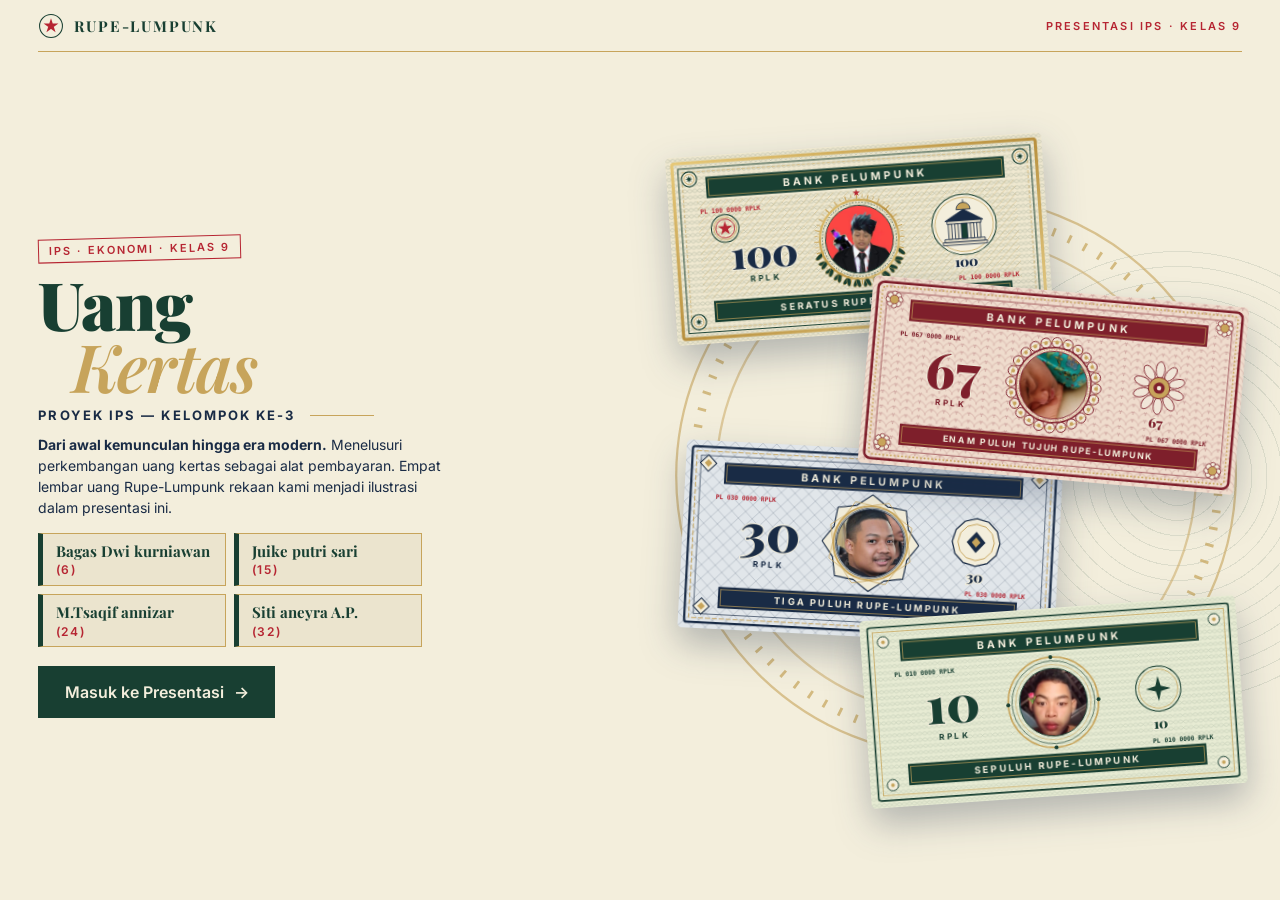
<file: index.html>
<!doctype html>
<html lang="id">
	<head>
		<meta charset="UTF-8" />
		<meta name="viewport" content="width=device-width, initial-scale=1.0" />
		<title>Sejarah Uang Kertas — Proyek IPS Kelompok ke-3</title>
		<meta
			name="description"
			content="Sejarah Uang Kertas: dari awal kemunculan hingga era modern. Presentasi IPS Kelompok ke-3."
		/>
		<link rel="preconnect" href="https://fonts.googleapis.com" />
		<link rel="preconnect" href="https://fonts.gstatic.com" crossorigin />
		<link
			href="https://fonts.googleapis.com/css2?family=Inter:wght@400;500;600;700&family=Playfair+Display:ital,wght@0,600;0,700;0,900;1,600&display=swap"
			rel="stylesheet"
		/>
		<link
			href="https://fonts.googleapis.com/css2?family=Cormorant+Garamond:wght@400;500;600&family=Jost:wght@300;400;500;700;900&display=swap"
			rel="stylesheet"
		/>
		<style>
			:root {
				--cream: #f3eedc;
				--green: #183f32;
				--navy: #192b45;
				--gold: #c7a45b;
				--muted: #e8e0c9;
				--text: #252b28;
				--red: #b62532;
				--serif: "Playfair Display", Georgia, serif;
				--sans: "Inter", Helvetica, Arial, sans-serif;
				--t: 0.25s ease;
			}
			* {
				margin: 0;
				padding: 0;
				box-sizing: border-box;
			}
			html {
				scroll-behavior: smooth;
			}
			body {
				background: var(--cream);
				color: var(--text);
				font: 400 1rem/1.7 var(--sans);
				overflow-x: hidden;
				-webkit-font-smoothing: antialiased;
			}
			a {
				color: inherit;
				text-decoration: none;
			}
			ol {
				list-style: none;
			}
			svg {
				max-width: 100%;
				display: block;
			}
			:focus-visible {
				outline: 3px solid var(--gold);
				outline-offset: 3px;
			}
			.wrap {
				width: 100%;
				max-width: 1160px;
				margin: 0 auto;
				padding: 0 22px;
			}
			.logo {
				display: inline-flex;
				align-items: center;
				gap: 10px;
				font: 700 1rem var(--serif);
				letter-spacing: 0.12em;
				color: var(--green);
			}
			.logo svg {
				width: 30px;
				height: 30px;
			}
			.logo {
				white-space: nowrap;
			}
			.top {
				position: relative;
				z-index: 2;
				display: flex;
				align-items: center;
				justify-content: space-between;
				height: 76px;
				border-bottom: 1px solid var(--gold);
			}
			.top small {
				font: 600 0.72rem var(--sans);
				letter-spacing: 0.2em;
				text-transform: uppercase;
				color: var(--red);
			}
			.btn {
				display: inline-flex;
				align-items: center;
				justify-content: center;
				gap: 10px;
				min-height: 52px;
				padding: 12px 28px;
				font: 600 1rem var(--sans);
				border: 2px solid var(--green);
				background: var(--green);
				color: var(--cream);
				cursor: pointer;
				transition: var(--t);
			}
			.btn:hover {
				background: var(--navy);
				border-color: var(--navy);
			}
			.btn:hover span {
				transform: translateX(4px);
			}
			.btn span {
				transition: var(--t);
			}
			.home {
				position: relative;
				overflow: hidden;
				min-height: calc(100vh - 77px);
				display: flex;
				align-items: center;
				padding: 44px 0 72px;
			}
			.home::before {
				content: "";
				position: absolute;
				right: -200px;
				top: 50%;
				width: 700px;
				height: 700px;
				margin-top: -350px;
				border-radius: 50%;
				background: repeating-radial-gradient(
					circle,
					transparent 0 14px,
					rgba(24, 63, 50, 0.1) 14px 15px
				);
				pointer-events: none;
			}
			.hgrid {
				position: relative;
				z-index: 1;
				display: grid;
				grid-template-columns: 1.02fr 1fr;
				gap: 56px;
				align-items: center;
			}
			.stamp {
				display: inline-block;
				font: 600 0.78rem var(--sans);
				letter-spacing: 0.18em;
				text-transform: uppercase;
				color: var(--red);
				border: 1.5px solid var(--red);
				padding: 6px 14px;
				margin-bottom: 22px;
				transform: rotate(-1.5deg);
			}
			h1 {
				font: 900 clamp(3.4rem, 10.5vw, 7rem)/0.92 var(--serif);
				letter-spacing: -0.02em;
				color: var(--green);
				margin-bottom: 22px;
			}
			h1 em {
				display: block;
				font-style: italic;
				font-weight: 600;
				color: var(--gold);
				padding-left: 0.5em;
			}
			.kelompok {
				display: flex;
				align-items: center;
				gap: 14px;
				font: 700 clamp(0.9rem, 2.4vw, 1.1rem) var(--sans);
				letter-spacing: 0.16em;
				text-transform: uppercase;
				color: var(--navy);
				margin-bottom: 16px;
			}
			.kelompok::after {
				content: "";
				height: 1px;
				width: 64px;
				background: var(--gold);
			}
			.sub {
				max-width: 520px;
				color: var(--navy);
				margin-bottom: 26px;
			}
			.roster {
				display: grid;
				grid-template-columns: 1fr 1fr;
				gap: 10px;
				max-width: 540px;
				margin-bottom: 34px;
			}
			.roster li {
				position: relative;
				display: flex;
				flex-direction: column;
				gap: 2px;
				padding: 12px 14px 12px 18px;
				background: rgba(232, 224, 201, 0.7);
				border: 1px solid var(--gold);
				border-left: 5px solid var(--green);
			}
			.roster .nm {
				font: 700 1.08rem/1.25 var(--serif);
				color: var(--green);
			}
			.roster .ab {
				font: 600 0.8rem var(--sans);
				letter-spacing: 0.14em;
				color: var(--red);
			}
			.gal {
				position: relative;
				width: 100%;
				max-width: 540px;
				margin: 0 auto;
				aspect-ratio: 1/1.16;
			}
			.gal .ring {
				position: absolute;
				left: 50%;
				top: 50%;
				width: 112%;
				aspect-ratio: 1;
				translate: -50% -50%;
				pointer-events: none;
			}
			.bn {
				position: absolute;
				width: 66%;
				filter: drop-shadow(0 16px 18px rgba(25, 43, 69, 0.3));
				transition: transform 0.45s ease;
			}
			.bn:hover {
				transform: rotate(0) scale(1.04) !important;
				z-index: 5;
			}
			.bn100 {
				left: 0;
				top: 0;
				transform: rotate(-4deg);
				z-index: 2;
			}
			.bn67 {
				right: 0;
				top: 22%;
				transform: rotate(5deg);
				z-index: 3;
			}
			.bn30 {
				left: 2%;
				top: 46%;
				transform: rotate(3deg);
				z-index: 2;
			}
			.bn10 {
				right: 0;
				top: 70%;
				transform: rotate(-4deg);
				z-index: 3;
			}
			@media (max-width: 900px) {
				.hgrid {
					grid-template-columns: 1fr;
					gap: 40px;
				}
				.home {
					padding: 32px 0 56px;
					min-height: 0;
				}
				.home::before {
					right: -340px;
				}
			}
			@media (max-width: 560px) {
				.top small {
					display: none;
				}
				.kelompok {
					letter-spacing: 0.1em;
				}
				.kelompok::after {
					display: none;
				}
			}
			@media (max-width: 340px) {
				.roster {
					grid-template-columns: 1fr;
				}
				.btn {
					width: 100%;
				}
			}
			@media (prefers-reduced-motion: reduce) {
				* {
					transition: none !important;
				}
			}
		</style>
		<!-- PATCH TV TOUCHSCREEN: homepage satu layar tanpa scroll (layar lebar / TV).
		     Hanya menambah aturan; aturan lama di atas tidak diubah. -->
		<style id="tv-fit">
			.btn {
				touch-action: manipulation;
				-webkit-tap-highlight-color: transparent;
				user-select: none;
				-webkit-user-select: none;
			}
			.btn:active {
				background: var(--navy);
				border-color: var(--navy);
				transform: scale(0.97);
			}

			/* Layar lebar (TV 16:9, 1920×1080, 1366×768, dst.): semua muat dalam satu viewport.
			   --s = 1/100 lebar layar 16:9 yang muat; ukuran elemen ikut ruang yang tersedia,
			   tetapi tidak pernah di bawah batas bawah yang masih terbaca dari jarak TV. */
			@media (min-width: 901px) and (min-aspect-ratio: 5/4) {
				:root {
					--s: min(1vw, 1.7778vh);
					--topH: clamp(52px, calc(var(--s) * 4), 80px);
					--padY: clamp(10px, calc(var(--s) * 1.6), 32px);
					--avail: calc(100vh - var(--topH) - 2 * var(--padY));
				}
				@supports (height: 100dvh) {
					:root {
						--avail: calc(100dvh - var(--topH) - 2 * var(--padY));
					}
				}
				html,
				body {
					height: 100%;
					overflow: hidden;
					overscroll-behavior: none;
				}
				body {
					display: flex;
					flex-direction: column;
					height: 100vh;
					touch-action: manipulation;
				}
				@supports (height: 100dvh) {
					body {
						height: 100dvh;
					}
				}

				.wrap {
					max-width: none;
					padding: 0;
					width: min(calc(100% - 6vw), calc(var(--s) * 94));
				}
				.top {
					flex: none;
					height: var(--topH);
				}
				.logo {
					font-size: clamp(15px, calc(var(--s) * 0.95), 22px);
				}
				.logo svg {
					width: clamp(26px, calc(var(--s) * 1.6), 38px);
					height: clamp(26px, calc(var(--s) * 1.6), 38px);
				}
				.top small {
					font-size: clamp(11px, calc(var(--s) * 0.7), 15px);
				}

				.home {
					flex: 1 1 auto;
					min-height: 0;
					height: auto;
					padding: var(--padY) 0;
				}
				.hgrid {
					height: 100%;
					grid-template-columns: minmax(0, 1.04fr) minmax(0, 1fr);
					grid-template-rows: minmax(0, 1fr);
					gap: calc(var(--s) * 3);
					align-items: center;
				}
				.hleft {
					min-width: 0;
				}

				.stamp {
					font-size: clamp(11px, calc(var(--s) * 0.72), 16px);
					padding: clamp(4px, calc(var(--s) * 0.3), 7px)
						clamp(10px, calc(var(--s) * 0.7), 16px);
					margin-bottom: clamp(8px, calc(var(--s) * 1), 22px);
				}
				h1 {
					font-size: clamp(44px, calc(var(--s) * 5.2), 108px);
					margin-bottom: clamp(8px, calc(var(--s) * 0.9), 22px);
				}
				.kelompok {
					font-size: clamp(13px, calc(var(--s) * 0.95), 22px);
					margin-bottom: clamp(8px, calc(var(--s) * 0.8), 18px);
				}
				.sub {
					font-size: clamp(14px, calc(var(--s) * 0.95), 22px);
					line-height: 1.5;
					max-width: min(100%, calc(var(--s) * 32));
					margin-bottom: clamp(10px, calc(var(--s) * 1.2), 26px);
				}
				.roster {
					max-width: min(100%, calc(var(--s) * 30));
					gap: clamp(8px, calc(var(--s) * 0.55), 14px);
					margin-bottom: clamp(12px, calc(var(--s) * 1.5), 32px);
				}
				.roster li {
					padding: clamp(7px, calc(var(--s) * 0.6), 14px)
						clamp(10px, calc(var(--s) * 0.8), 16px)
						clamp(7px, calc(var(--s) * 0.6), 14px)
						clamp(12px, calc(var(--s) * 0.95), 20px);
				}
				.roster .nm {
					font-size: clamp(15px, calc(var(--s) * 1.05), 26px);
					line-height: 1.25;
				}
				.roster .ab {
					font-size: clamp(12px, calc(var(--s) * 0.8), 19px);
				}
				.btn {
					min-height: clamp(52px, calc(var(--s) * 3.6), 88px);
					padding: 0 clamp(24px, calc(var(--s) * 1.9), 48px);
					font-size: clamp(16px, calc(var(--s) * 1.1), 28px);
					gap: clamp(10px, calc(var(--s) * 0.7), 16px);
				}

				.gal {
					width: min(100%, calc(var(--avail) / 1.16));
					max-width: none;
					justify-self: center;
				}
				.home::before {
					width: calc(var(--s) * 36);
					height: calc(var(--s) * 36);
					margin-top: calc(var(--s) * -18);
					right: calc(var(--s) * -10);
				}
			}
		</style>
	</head>
	<body>
		<script src="js/rplk-money.js?v=3"></script>
		<header class="wrap top">
			<a
				href="index.html"
				class="logo"
				aria-label="Rupe-Lumpunk, halaman awal"
			>
				<svg viewBox="-50 -50 100 100" aria-hidden="true">
					<circle
						r="44"
						fill="none"
						stroke="#183F32"
						stroke-width="4"
					/>
					<polygon
						points="0,-30 17.6,24.3 -28.5,-9.3 28.5,-9.3 -17.6,24.3"
						fill="#B62532"
					/>
				</svg>
				RUPE-LUMPUNK
			</a>
			<small>Presentasi IPS · Kelas 9</small>
		</header>
		<main class="home">
			<div class="wrap hgrid">
				<section class="hleft" aria-labelledby="judul">
					<span class="stamp">IPS · Ekonomi · Kelas 9</span>
					<h1 id="judul">Uang <em>Kertas</em></h1>
					<p class="kelompok">PROYEK IPS — KELOMPOK KE-3</p>
					<p class="sub">
						<strong>Dari awal kemunculan hingga era modern.</strong>
						Menelusuri perkembangan uang kertas sebagai alat
						pembayaran. Empat lembar uang Rupe-Lumpunk rekaan kami
						menjadi ilustrasi dalam presentasi ini.
					</p>
					<ol class="roster" aria-label="Anggota kelompok">
						<li>
							<span class="nm">Bagas Dwi kurniawan</span
							><span class="ab">(6)</span>
						</li>
						<li>
							<span class="nm">Juike putri sari</span
							><span class="ab">(15)</span>
						</li>
						<li>
							<span class="nm">M.Tsaqif annizar</span
							><span class="ab">(24)</span>
						</li>
						<li>
							<span class="nm">Siti aneyra A.P.</span
							><span class="ab">(32)</span>
						</li>
					</ol>
					<a class="btn" href="page.html"
						>Masuk ke Presentasi
						<span aria-hidden="true">→</span></a
					>
				</section>
				<section
					class="gal"
					aria-label="Ilustrasi uang kertas rekaan Rupe-Lumpunk: 10, 30, 67, dan 100"
				>
					<svg
						class="ring"
						viewBox="-100 -100 200 200"
						aria-hidden="true"
					>
						<g fill="none" stroke="#C7A45B">
							<circle r="98" stroke-width=".8" opacity=".6" />
							<circle
								r="92"
								stroke-width="3"
								stroke-dasharray="1 5"
								opacity=".7"
							/>
							<circle r="84" stroke-width=".8" opacity=".5" />
						</g>
					</svg>
					<svg
						class="bn bn100"
						viewBox="0 0 600 300"
						role="img"
						aria-label="Uang 100 Rupe-Lumpunk"
					>
						<use href="#rplk-100" />
					</svg>
					<svg
						class="bn bn67"
						viewBox="0 0 600 300"
						role="img"
						aria-label="Uang 67 Rupe-Lumpunk"
					>
						<use href="#rplk-67" />
					</svg>
					<svg
						class="bn bn30"
						viewBox="0 0 600 300"
						role="img"
						aria-label="Uang 30 Rupe-Lumpunk"
					>
						<use href="#rplk-30" />
					</svg>
					<svg
						class="bn bn10"
						viewBox="0 0 600 300"
						role="img"
						aria-label="Uang 10 Rupe-Lumpunk"
					>
						<use href="#rplk-10" />
					</svg>
				</section>
			</div>
		</main>
	</body>
</html>
</file>
